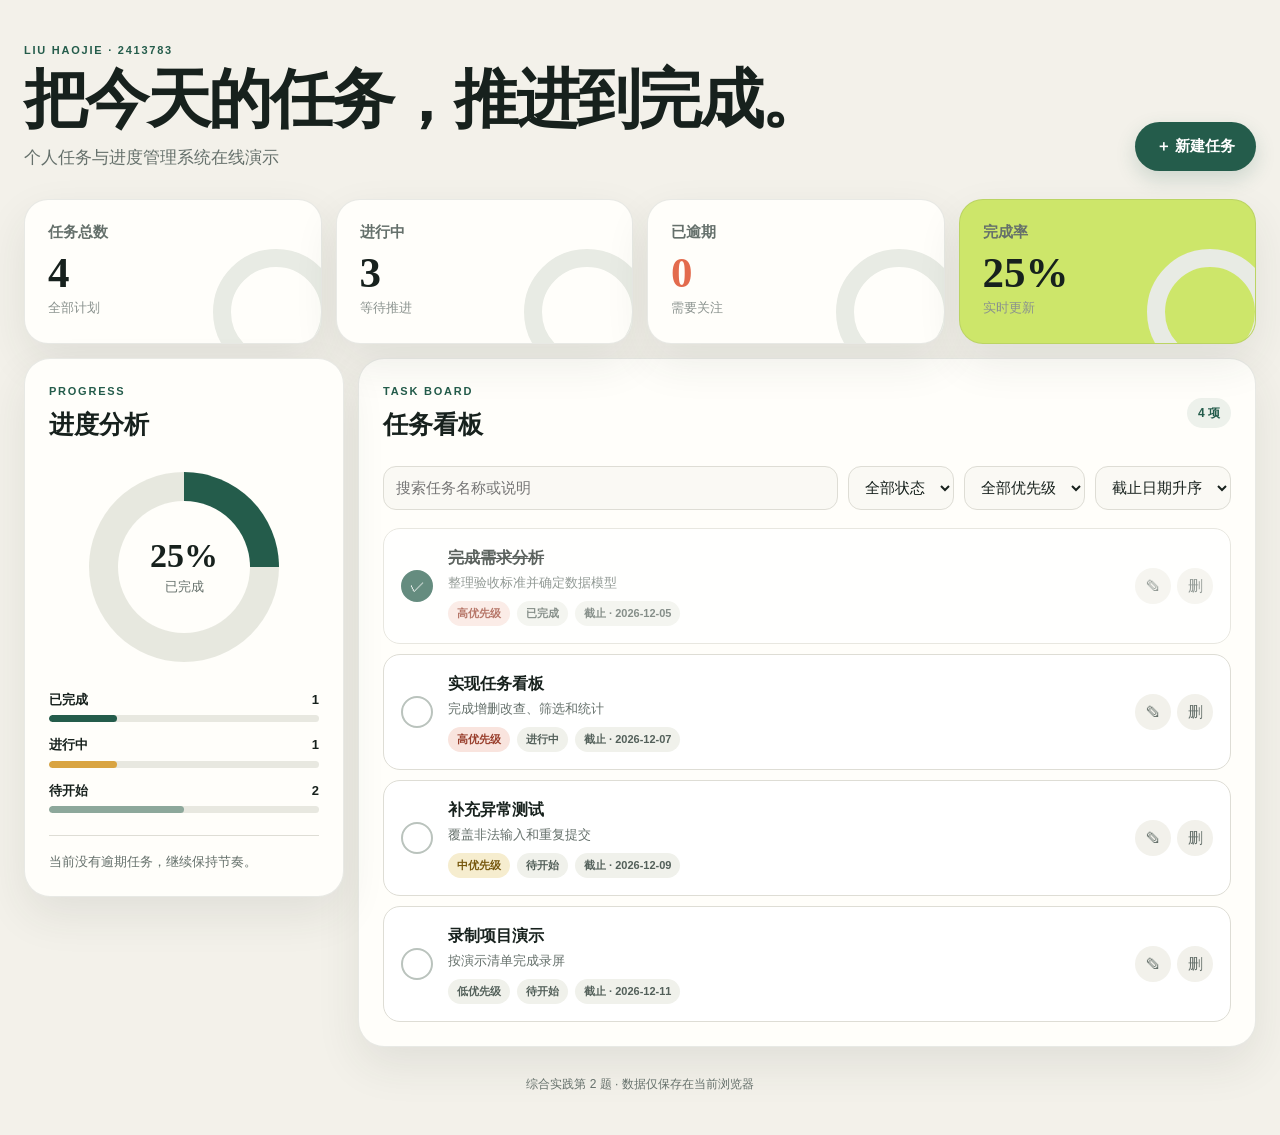
<file: index.html>
<!doctype html>
<html lang="zh-CN">
<head>
  <meta charset="utf-8">
  <meta name="viewport" content="width=device-width, initial-scale=1">
  <meta name="description" content="刘浩杰 2413783 个人任务与进度管理系统在线演示">
  <title>进度舱 · 个人任务管理</title>
  <link rel="stylesheet" href="./app.css">
</head>
<body>
  <main class="shell">
    <header class="hero">
      <div><p class="eyebrow">LIU HAOJIE · 2413783</p><h1>把今天的任务，推进到完成。</h1><p>个人任务与进度管理系统在线演示</p></div>
      <button class="primary" id="newBtn">＋ 新建任务</button>
    </header>
    <section class="stats" aria-label="任务统计">
      <article><span>任务总数</span><strong id="total">0</strong><small>全部计划</small></article>
      <article><span>进行中</span><strong id="active">0</strong><small>等待推进</small></article>
      <article><span>已逾期</span><strong class="red" id="overdue">0</strong><small>需要关注</small></article>
      <article class="lime"><span>完成率</span><strong><b id="rate">0</b>%</strong><small>实时更新</small></article>
    </section>
    <section class="workspace">
      <aside class="panel analysis">
        <p class="eyebrow">PROGRESS</p><h2>进度分析</h2>
        <div class="ring" id="ring"><span><b id="ringText">0%</b><small>已完成</small></span></div>
        <div id="bars"></div>
        <p class="tip" id="tip"></p>
      </aside>
      <section class="panel board">
        <div class="board-head"><div><p class="eyebrow">TASK BOARD</p><h2>任务看板</h2></div><span id="count">0 项</span></div>
        <div class="filters">
          <input id="search" placeholder="搜索任务名称或说明">
          <select id="status"><option value="">全部状态</option><option>待开始</option><option>进行中</option><option>已完成</option><option>逾期</option></select>
          <select id="priority"><option value="">全部优先级</option><option>高</option><option>中</option><option>低</option></select>
          <select id="sort"><option value="due">截止日期升序</option><option value="priority">优先级排序</option><option value="new">最新创建</option></select>
        </div>
        <div id="list" class="list"></div>
      </section>
    </section>
    <footer>综合实践第 2 题 · 数据仅保存在当前浏览器</footer>
  </main>
  <dialog id="dialog">
    <form id="form">
      <div class="dialog-head"><div><p class="eyebrow">TASK DETAILS</p><h2 id="dialogTitle">新建任务</h2></div><button type="button" class="circle" id="close">×</button></div>
      <label>任务名称<input id="title" maxlength="80" required></label>
      <label>任务说明<textarea id="description" maxlength="500" rows="3"></textarea></label>
      <div class="form-row">
        <label>截止日期<input id="due" type="date" required></label>
        <label>优先级<select id="p"><option>高</option><option selected>中</option><option>低</option></select></label>
        <label>状态<select id="s"><option>待开始</option><option>进行中</option><option>已完成</option></select></label>
      </div>
      <p id="error" class="error"></p>
      <div class="actions"><button type="button" class="secondary" id="cancel">取消</button><button class="primary" type="submit">保存任务</button></div>
    </form>
  </dialog>
  <div id="toast" class="toast"></div>
  <script src="./app.js"></script>
</body>
</html>
</file>
<file: app.css>
:root{--ink:#17211d;--muted:#65706b;--paper:#f3f1ea;--card:#fffefa;--line:#deddd5;--green:#245c4b;--lime:#cde66a;--red:#e36b4d;--amber:#d9a441;--shadow:0 18px 45px rgba(41,52,46,.09)}
*{box-sizing:border-box}body{margin:0;background:var(--paper);color:var(--ink);font:15px/1.5 "Microsoft YaHei","PingFang SC",sans-serif}button,input,select,textarea{font:inherit}button,select{cursor:pointer}.shell{width:min(1440px,calc(100% - 48px));margin:auto;padding:42px 0}.hero{display:flex;justify-content:space-between;align-items:end;gap:24px;margin-bottom:28px}.eyebrow{margin:0 0 7px;color:var(--green);font-size:11px;font-weight:900;letter-spacing:.16em}.hero h1{margin:0;font:700 clamp(40px,5vw,68px)/1.06 Georgia,"Microsoft YaHei",serif;letter-spacing:-.04em}.hero>div>p:last-child{margin:12px 0 0;color:var(--muted);font-size:17px}.primary,.secondary{border:0;border-radius:999px;padding:13px 21px;font-weight:800}.primary{background:var(--green);color:white;box-shadow:0 8px 20px rgba(36,92,75,.18)}.secondary{background:#eceae1;color:var(--ink)}.stats{display:grid;grid-template-columns:repeat(4,1fr);gap:14px;margin-bottom:14px}.stats article,.panel{border:1px solid rgba(36,55,47,.1);background:var(--card);box-shadow:var(--shadow)}.stats article{position:relative;min-height:145px;padding:21px 23px;border-radius:24px;overflow:hidden}.stats article:after{position:absolute;right:-18px;bottom:-32px;width:90px;height:90px;border:18px solid #e8ebe4;border-radius:50%;content:""}.stats span{color:var(--muted);font-weight:700}.stats strong{display:block;margin:8px 0 2px;font:700 43px/1 Georgia,serif}.stats small{color:#8a928e}.stats .lime{background:var(--lime)}.stats .red{color:var(--red)}.workspace{display:grid;grid-template-columns:320px 1fr;gap:14px;align-items:start}.panel{border-radius:26px;padding:24px}.analysis{position:sticky;top:18px}.panel h2{margin:0;font-size:25px}.ring{display:grid;place-items:center;width:190px;height:190px;margin:28px auto;border-radius:50%;background:conic-gradient(var(--green) 0%,#e7e8df 0)}.ring:before{grid-area:1/1;width:132px;height:132px;border-radius:50%;background:var(--card);content:""}.ring span{z-index:1;grid-area:1/1;text-align:center}.ring b{display:block;font:700 34px Georgia,serif}.ring small{color:var(--muted)}.bar{margin:13px 0}.bar-head{display:flex;justify-content:space-between;margin-bottom:6px;font-size:13px;font-weight:700}.track{height:7px;border-radius:99px;background:#e8e8e0;overflow:hidden}.fill{height:100%;border-radius:inherit;background:var(--green)}.tip{margin:22px 0 0;padding-top:16px;border-top:1px solid var(--line);color:var(--muted);font-size:13px}.board-head{display:flex;justify-content:space-between;align-items:center}.board-head>span{padding:6px 11px;border-radius:99px;background:#edf1eb;color:var(--green);font-size:12px;font-weight:800}.filters{display:grid;grid-template-columns:minmax(220px,1fr) repeat(3,auto);gap:10px;margin:22px 0 18px}.filters input,.filters select{min-height:44px;border:1px solid var(--line);border-radius:13px;padding:0 12px;background:#faf9f4;color:var(--ink)}.list{display:grid;gap:10px}.task{display:grid;grid-template-columns:auto 1fr auto;gap:15px;align-items:center;padding:17px;border:1px solid var(--line);border-radius:17px;background:white}.task.done{opacity:.7}.task.done h3{text-decoration:line-through}.check{display:grid;place-items:center;width:32px;height:32px;border:2px solid #bac3bd;border-radius:50%;background:white;color:white}.done .check{border-color:var(--green);background:var(--green)}.task h3{margin:0 0 3px;font-size:16px}.task p{margin:0;color:var(--muted);font-size:13px}.meta{display:flex;flex-wrap:wrap;gap:7px;margin-top:9px}.badge{padding:4px 9px;border-radius:99px;background:#f0f1eb;color:#53605a;font-size:11px;font-weight:800}.badge.high{background:#f9e4de;color:#983d2b}.badge.medium{background:#f6edcf;color:#76570d}.badge.overdue{background:var(--red);color:white}.task-actions{display:flex;gap:6px}.circle{width:36px;height:36px;border:0;border-radius:50%;background:#f2f1eb;color:var(--muted)}.empty{padding:65px 20px;border:1px dashed #c9cbc2;border-radius:17px;text-align:center;color:var(--muted)}footer{padding-top:28px;text-align:center;color:var(--muted);font-size:12px}dialog{width:min(620px,calc(100% - 32px));padding:0;border:0;border-radius:25px;background:var(--card);color:var(--ink);box-shadow:0 28px 80px rgba(20,31,26,.25)}dialog::backdrop{background:rgba(22,31,27,.45);backdrop-filter:blur(5px)}#form{padding:27px}.dialog-head{display:flex;justify-content:space-between;align-items:start}.dialog-head h2{margin:0}#form>label,.form-row label{display:grid;gap:7px;margin-top:14px;color:#4e5954;font-size:13px;font-weight:800}#form input,#form textarea,#form select{width:100%;border:1px solid var(--line);border-radius:12px;padding:11px 12px;background:#fbfaf6;color:var(--ink)}.form-row{display:grid;grid-template-columns:1.3fr 1fr 1fr;gap:10px}.error{min-height:21px;color:var(--red);font-size:13px}.actions{display:flex;justify-content:end;gap:8px}.toast{position:fixed;right:24px;bottom:24px;transform:translateY(30px);padding:12px 17px;border-radius:12px;background:var(--ink);color:white;opacity:0;transition:.25s}.toast.show{transform:translateY(0);opacity:1}
@media(max-width:980px){.stats{grid-template-columns:repeat(2,1fr)}.workspace{grid-template-columns:1fr}.analysis{position:static}.filters{grid-template-columns:1fr 1fr}.filters input{grid-column:1/-1}}
@media(max-width:620px){.shell{width:calc(100% - 24px);padding-top:24px}.hero{align-items:start;flex-direction:column}.hero h1{font-size:38px}.hero .primary{width:100%}.stats article{min-height:125px;padding:17px}.stats strong{font-size:34px}.panel{padding:18px}.filters{grid-template-columns:1fr}.filters input{grid-column:auto}.task{grid-template-columns:auto 1fr}.task-actions{grid-column:2}.form-row{grid-template-columns:1fr}}
</file>
